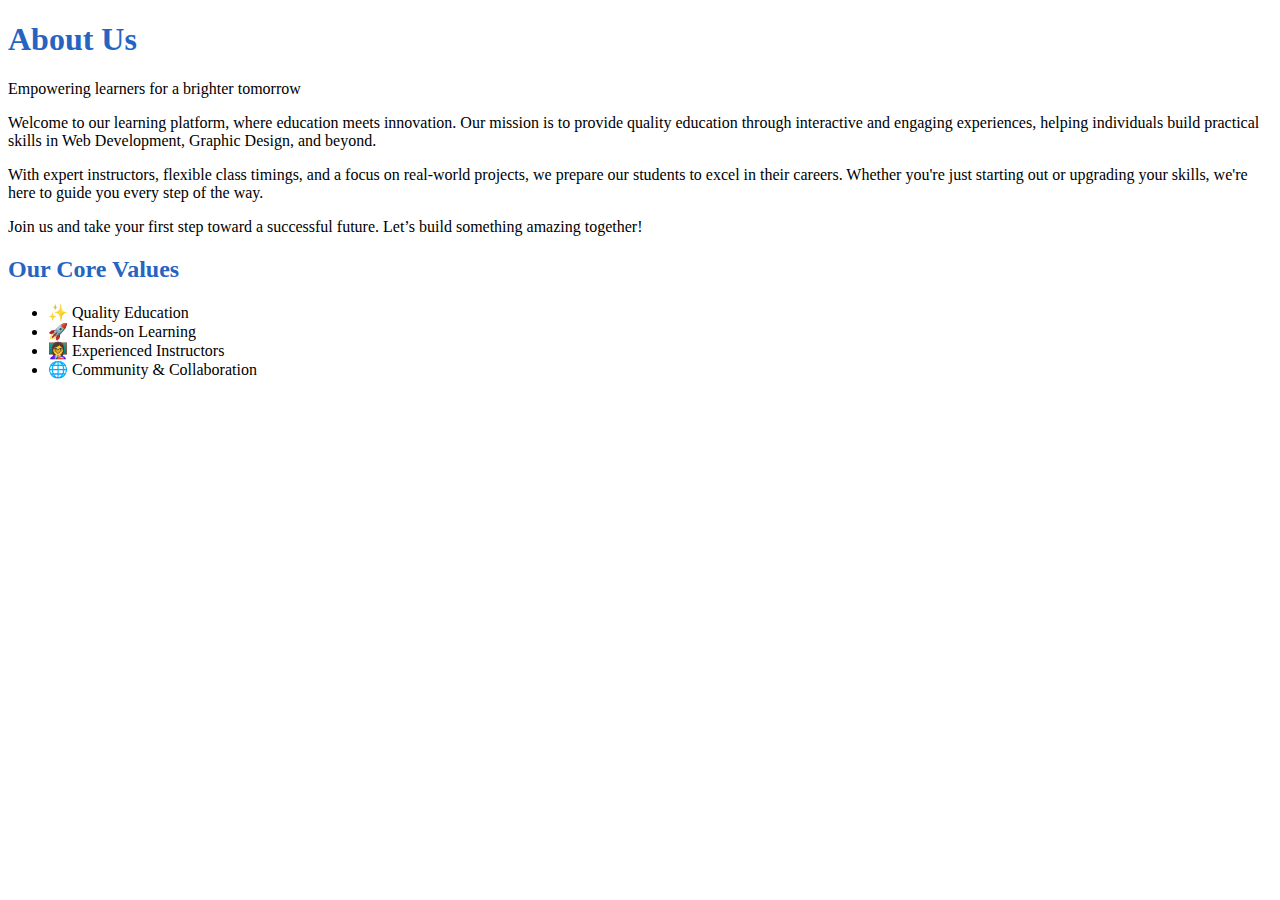
<file: about.html>
<!DOCTYPE html>
<html lang="en">
<head>
  <meta charset="UTF-8" />
  <meta name="viewport" content="width=device-width, initial-scale=1.0"/>
  <title>About Us</title>
  <link rel="stylesheet" href="about.css" />
</head>
<body>
  <section class="about-container">
    <h1 class="about-heading">About Us</h1>
    <p class="about-subheading">Empowering learners for a brighter tomorrow</p>

    <div class="about-content">
      <p>
        Welcome to our learning platform, where education meets innovation. Our mission is to provide quality education through interactive and engaging experiences, helping individuals build practical skills in Web Development, Graphic Design, and beyond.
      </p>
      <p>
        With expert instructors, flexible class timings, and a focus on real-world projects, we prepare our students to excel in their careers. Whether you're just starting out or upgrading your skills, we're here to guide you every step of the way.
      </p>
      <p>
        Join us and take your first step toward a successful future. Let’s build something amazing together!
      </p>
    </div>

    <div class="about-values">
      <h2>Our Core Values</h2>
      <ul>
        <li>✨ Quality Education</li>
        <li>🚀 Hands-on Learning</li>
        <li>👩‍🏫 Experienced Instructors</li>
        <li>🌐 Community & Collaboration</li>
      </ul>
    </div>
  </section>
</body>
</html>
</file>
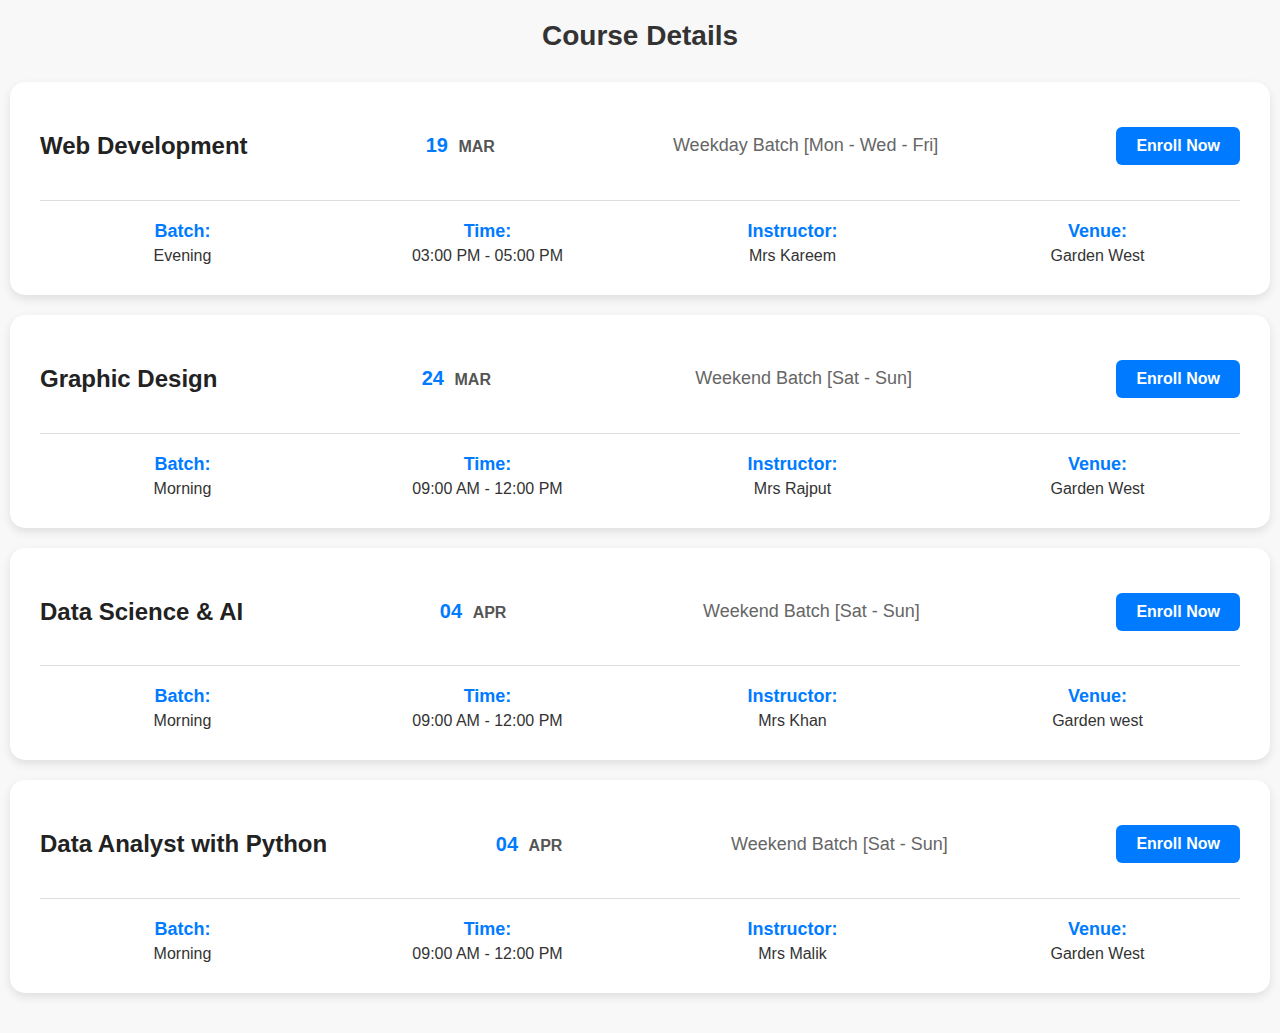
<file: course.html>
<!DOCTYPE html>
<html lang="en">
<head>
  <meta charset="UTF-8" />
  <meta name="viewport" content="width=device-width, initial-scale=1.0"/>
  <title>Course Details</title>
  <link rel="stylesheet" href="course.css" />
</head>
<body>
  <header class="page-header">Course Details</header>

  <section class="course-card">
    <div class="course-header">
      <h2 class="course-title">Web Development</h2>
      <div class="course-date">19 <span>MAR</span></div>
      <p class="course-schedule">Weekday Batch [Mon - Wed - Fri]</p>
      <button class="enroll-button">Enroll Now</button>
    </div>
    <div class="course-info">
      <div class="info-box"><strong>Batch:</strong> Evening</div>
      <div class="info-box"><strong>Time:</strong> 03:00 PM - 05:00 PM</div>
      <div class="info-box"><strong>Instructor:</strong> Mrs Kareem</div>
      <div class="info-box"><strong>Venue:</strong> Garden West</div>
    </div>
  </section>

  <section class="course-card">
    <div class="course-header">
      <h2 class="course-title">Graphic Design</h2>
      <div class="course-date">24 <span>MAR</span></div>
      <p class="course-schedule">Weekend Batch [Sat - Sun]</p>
      <button class="enroll-button">Enroll Now</button>
    </div>
    <div class="course-info">
      <div class="info-box"><strong>Batch:</strong> Morning</div>
      <div class="info-box"><strong>Time:</strong> 09:00 AM - 12:00 PM</div>
      <div class="info-box"><strong>Instructor:</strong> Mrs Rajput </div>
      <div class="info-box"><strong>Venue:</strong> Garden West</div>
    </div>
  </section>

  <section class="course-card">
    <div class="course-header">
      <h2 class="course-title">Data Science & AI</h2>
      <div class="course-date">04 <span>APR</span></div>
      <p class="course-schedule">Weekend Batch [Sat - Sun]</p>
      <button class="enroll-button">Enroll Now</button>
    </div>
    <div class="course-info">
      <div class="info-box"><strong>Batch:</strong> Morning</div>
      <div class="info-box"><strong>Time:</strong> 09:00 AM - 12:00 PM</div>
      <div class="info-box"><strong>Instructor:</strong> Mrs Khan</div>
      <div class="info-box"><strong>Venue:</strong> Garden west</div>
    </div>
  </section>

  <section class="course-card">
    <div class="course-header">
      <h2 class="course-title">Data Analyst with Python</h2>
      <div class="course-date">04 <span>APR</span></div>
      <p class="course-schedule">Weekend Batch [Sat - Sun]</p>
      <button class="enroll-button">Enroll Now</button>
    </div>
    <div class="course-info">
      <div class="info-box"><strong>Batch:</strong> Morning</div>
      <div class="info-box"><strong>Time:</strong> 09:00 AM - 12:00 PM</div>
      <div class="info-box"><strong>Instructor:</strong> Mrs Malik</div>
      <div class="info-box"><strong>Venue:</strong>Garden West</div>
    </div>
  </section>
</body>
</html>
</file>
<file: about.css>
/* Main Section */
main {
    padding: 20px;
}

#about-intro, #mission, #team {
    margin-bottom: 40px;
}

h1, h2 {
    color: #2664c2;
}

.team-member {
    margin: 10px 0;
}

/* Footer Section */
footer {
    text-align: center;
    padding: 20px;
    background-color: #f8f9fa;
    border-top: 1px solid #ddd;
}
</file>
<file: course.css>
/* Global Styles */
body {
    font-family: Arial, sans-serif;
    background-color: #f8f8f8;
    margin: 0;
    padding: 20px;
    display: flex;
    flex-direction: column;
    align-items: center;
  }
  
  /* Page Header */
  .page-header {
    font-size: 28px;
    font-weight: bold;
    color: #333;
    margin-bottom: 30px;
    text-align: center;
  }
  
  /* Course Card */
  .course-card {
    width: 100%;
    max-width: 1200px;
    background-color: #fff;
    padding: 30px;
    margin-bottom: 20px;
    border-radius: 15px;
    box-shadow: 0 4px 10px rgba(0, 0, 0, 0.1);
  }
  
  /* Inline Header Layout */
  .course-header {
    display: flex;
    flex-wrap: wrap;
    justify-content: space-between;
    align-items: center;
    gap: 15px;
    text-align: center;
    margin-bottom: 20px;
  }
  
  /* Course Title */
  .course-title {
    font-size: 24px;
    font-weight: bold;
    color: #222;
  }
  
  /* Course Date */
  .course-date {
    font-size: 20px;
    font-weight: bold;
    color: #007bff;
  }
  
  .course-date span {
    font-size: 16px;
    margin-left: 5px;
    color: #555;
  }
  
  /* Course Schedule */
  .course-schedule {
    font-size: 18px;
    color: #666;
  }
  
  /* Enroll Button */
  .enroll-button {
    background-color: #007bff;
    color: #fff;
    border: none;
    padding: 10px 20px;
    font-size: 16px;
    font-weight: bold;
    border-radius: 6px;
    cursor: pointer;
    transition: background-color 0.3s ease, transform 0.2s ease;
  }
  
  .enroll-button:hover {
    background-color: #0056b3;
    transform: scale(1.05);
  }
  
  /* Course Info Section */
  .course-info {
    display: flex;
    flex-wrap: wrap;
    justify-content: space-between;
    gap: 20px;
    border-top: 1px solid #ddd;
    padding-top: 20px;
  }
  
  .info-box {
    flex: 1 1 calc(25% - 20px);
    font-size: 16px;
    color: #333;
    text-align: center;
  }
  
  .info-box strong {
    display: block;
    font-size: 18px;
    color: #007bff;
    margin-bottom: 5px;
  }
  
  /* Responsive Design */
  @media (max-width: 768px) {
    .course-header {
      flex-direction: column;
    }
  
    .info-box {
      flex: 1 1 calc(50% - 10px);
    }
  
    .course-title {
      font-size: 22px;
    }
  
    .course-date {
      font-size: 18px;
    }
  
    .course-schedule {
      font-size: 16px;
    }
  
    .enroll-button {
      font-size: 14px;
      padding: 8px 16px;
    }
  }
  
  @media (max-width: 480px) {
    .info-box {
      flex: 1 1 100%;
    }
  
    .page-header {
      font-size: 24px;
    }
  
    .course-title {
      font-size: 20px;
    }
  
    .course-date {
      font-size: 16px;
    }
  
    .course-schedule {
      font-size: 15px;
    }
  }
</file>
